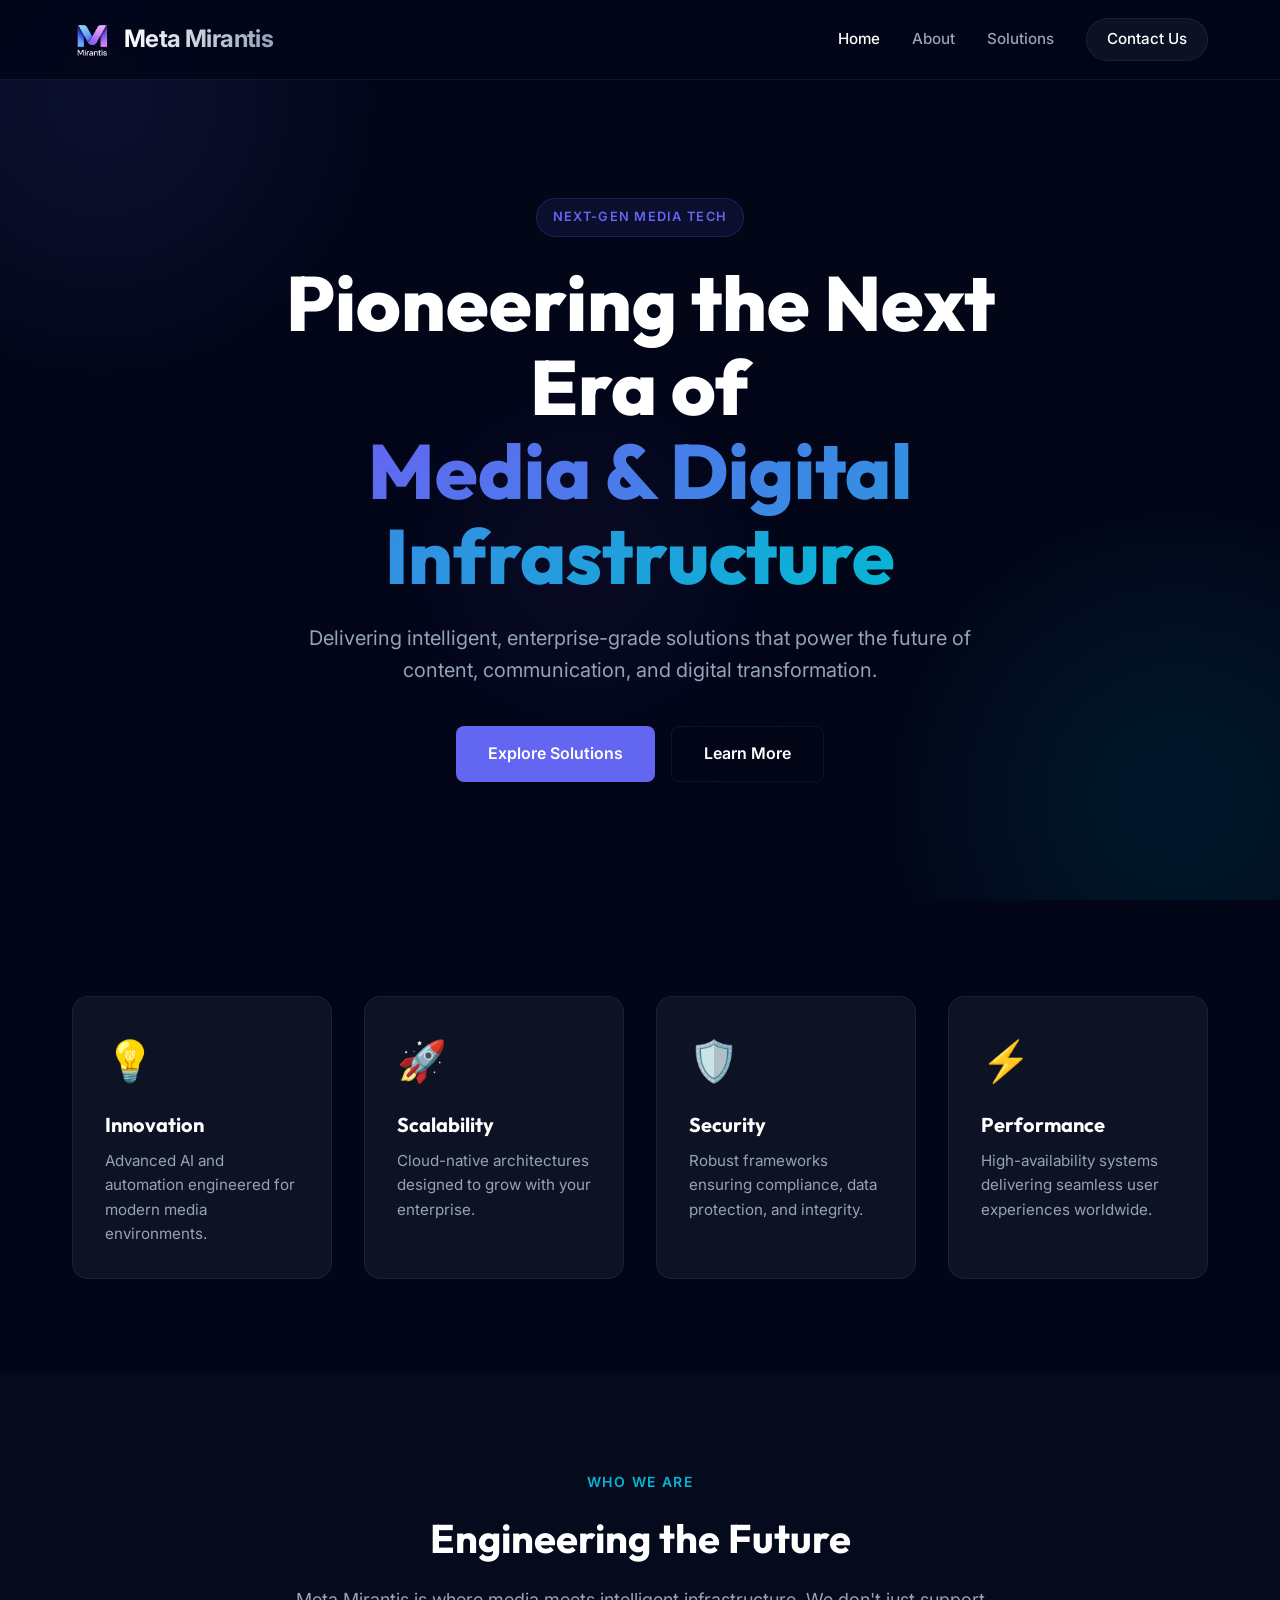
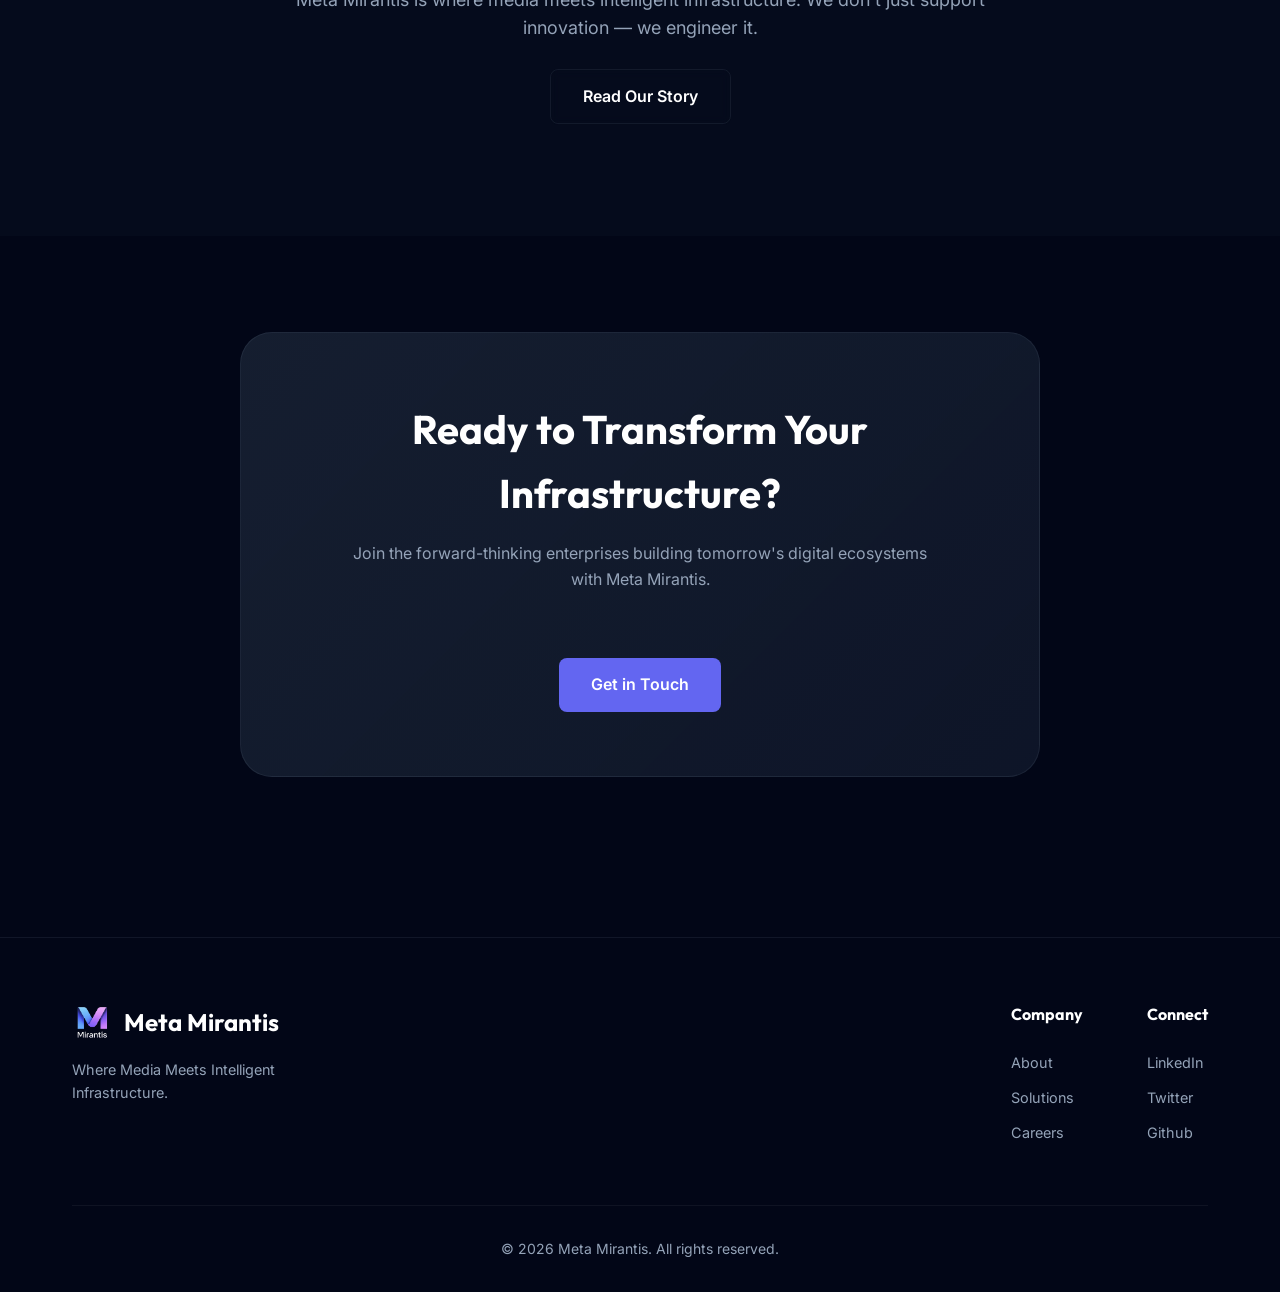
<file: index.html>
<!doctype html>
<html lang="en">

<head>
  <meta charset="UTF-8" />
  <link rel="icon" type="image/png" href="/logo.png" />
  <meta name="viewport" content="width=device-width, initial-scale=1.0" />

  <!-- SEO Meta Tags -->
  <title>Meta Mirantis | Pioneering Media & Digital Infrastructure</title>
  <meta name="description"
    content="Meta Mirantis delivers intelligent, enterprise-grade solutions for media and digital infrastructure. Pioneering AI, Cloud, and Automation technology." />
  <meta name="keywords"
    content="Meta Mirantis, Media Technology, Digital Infrastructure, AI, Cloud-Native, DevOps, Broadcast" />
  <meta name="author" content="Meta Mirantis" />

  <!-- Open Graph / Facebook -->
  <meta property="og:type" content="website" />
  <meta property="og:url" content="https://metamirantis.com/" />
  <meta property="og:title" content="Meta Mirantis | Pioneering Media & Digital Infrastructure" />
  <meta property="og:description"
    content="Meta Mirantis delivers intelligent, enterprise-grade solutions for media and digital infrastructure. Pioneering AI, Cloud, and Automation technology." />
  <meta property="og:image" content="https://metamirantis.com/logo.png" />

  <!-- Twitter -->
  <meta property="twitter:card" content="summary_large_image" />
  <meta property="twitter:url" content="https://metamirantis.com/" />
  <meta property="twitter:title" content="Meta Mirantis | Pioneering Media & Digital Infrastructure" />
  <meta property="twitter:description"
    content="Meta Mirantis delivers intelligent, enterprise-grade solutions for media and digital infrastructure. Pioneering AI, Cloud, and Automation technology." />
  <meta property="twitter:image" content="https://metamirantis.com/logo.png" />

  <!-- Google Analytics (tag ID configured in .env → VITE_GA_TAG_ID) -->
  <link rel="preconnect" href="https://www.googletagmanager.com">
  <link rel="dns-prefetch" href="https://www.google-analytics.com">

  <!-- Fonts -->
  <link rel="preconnect" href="https://fonts.googleapis.com">
  <link rel="preconnect" href="https://fonts.gstatic.com" crossorigin>
  <link
    href="https://fonts.googleapis.com/css2?family=Outfit:wght@300;400;500;600;700&family=Inter:wght@300;400;500;600&display=swap"
    rel="stylesheet">

  <!-- CSS -->
  <script type="module" crossorigin src="/assets/main-BfERk1mU.js"></script>
  <link rel="stylesheet" crossorigin href="/assets/main-CLjKC_lO.css">
</head>

<body>
  <div id="app">
    <div class="background-blobs">
      <div class="blob blob-1"></div>
      <div class="blob blob-2"></div>
      <div class="blob blob-3"></div>
    </div>

    <!-- Navigation -->
    <nav class="navbar">
      <div class="nav-container">
        <div class="logo-container">
          <img src="/logo.png" alt="Meta Mirantis" class="logo-img" />
          <a href="/" class="logo-text">Meta Mirantis</a>
        </div>
        <div class="nav-links">
          <a href="/" class="active">Home</a>
          <a href="/about.html">About</a>
          <a href="/services.html">Solutions</a>
          <a href="/contact.html" class="btn-nav">Contact Us</a>
        </div>
        <button class="mobile-menu-btn" aria-label="Toggle Menu">
          <span></span>
          <span></span>
          <span></span>
        </button>
      </div>
    </nav>

    <main>
      <!-- Hero Section -->
      <section id="home" class="hero-section">
        <div class="hero-content fade-in-up">
          <div class="badge-container">
            <span class="badge">Next-Gen Media Tech</span>
          </div>
          <h1 class="hero-title">Pioneering the Next Era of <br><span>Media & Digital Infrastructure</span></h1>
          <p class="hero-subtitle">Delivering intelligent, enterprise-grade solutions that power the future of content,
            communication, and digital transformation.</p>
          <div class="hero-actions">
            <a href="/services.html" class="btn-primary">Explore Solutions</a>
            <a href="/about.html" class="btn-secondary">Learn More</a>
          </div>
        </div>
      </section>

      <!-- Core Pillars -->
      <section class="pillars-section">
        <div class="container">
          <div class="pillars-grid">
            <div class="pillar-card fade-in">
              <div class="pillar-icon">💡</div>
              <h3>Innovation</h3>
              <p>Advanced AI and automation engineered for modern media environments.</p>
            </div>
            <div class="pillar-card fade-in" style="transition-delay: 100ms;">
              <div class="pillar-icon">🚀</div>
              <h3>Scalability</h3>
              <p>Cloud-native architectures designed to grow with your enterprise.</p>
            </div>
            <div class="pillar-card fade-in" style="transition-delay: 200ms;">
              <div class="pillar-icon">🛡️</div>
              <h3>Security</h3>
              <p>Robust frameworks ensuring compliance, data protection, and integrity.</p>
            </div>
            <div class="pillar-card fade-in" style="transition-delay: 300ms;">
              <div class="pillar-icon">⚡</div>
              <h3>Performance</h3>
              <p>High-availability systems delivering seamless user experiences worldwide.</p>
            </div>
          </div>
        </div>
      </section>

      <!-- Brief About Teaser -->
      <section class="about-section" style="padding-bottom: 3rem;">
        <div class="container">
          <div class="section-header">
            <span class="section-tag">Who We Are</span>
            <h2 class="section-title">Engineering the Future</h2>
            <p class="section-desc">Meta Mirantis is where media meets intelligent infrastructure. We don't just support
              innovation — we engineer it.</p>
            <br>
            <a href="/about.html" class="btn-secondary">Read Our Story</a>
          </div>
        </div>
      </section>

      <!-- CTA Section -->
      <section class="cta-section">
        <div class="container">
          <div class="cta-box fade-in">
            <h2 class="cta-title">Ready to Transform Your Infrastructure?</h2>
            <p class="cta-text">Join the forward-thinking enterprises building tomorrow's digital ecosystems with Meta
              Mirantis.</p>
            <br>
            <a href="/contact.html" class="btn-primary">Get in Touch</a>
          </div>
        </div>
      </section>
    </main>

    <footer class="footer">
      <div class="container">
        <div class="footer-content">
          <div class="footer-brand">
            <div class="logo-container" style="margin-bottom: 1rem;">
              <img src="/logo.png" alt="Meta Mirantis" class="logo-img" />
              <h2 class="footer-logo" style="margin-bottom: 0;">Meta Mirantis</h2>
            </div>
            <p>Where Media Meets Intelligent Infrastructure.</p>
          </div>
          <div class="footer-links">
            <div class="column">
              <h4>Company</h4>
              <a href="/about.html">About</a>
              <a href="/services.html">Solutions</a>
              <a href="/contact.html">Careers</a>
            </div>
            <div class="column">
              <h4>Connect</h4>
              <a href="https://linkedin.com/company/metamirantis" target="_blank" rel="noopener">LinkedIn</a>
              <a href="https://twitter.com/metamirantis" target="_blank" rel="noopener">Twitter</a>
              <a href="https://github.com/metamirantis" target="_blank" rel="noopener">Github</a>
            </div>
          </div>
        </div>
        <div class="footer-bottom">
          <p>&copy; 2026 Meta Mirantis. All rights reserved.</p>
        </div>
      </div>
    </footer>
  </div>
</body>

</html>
</file>
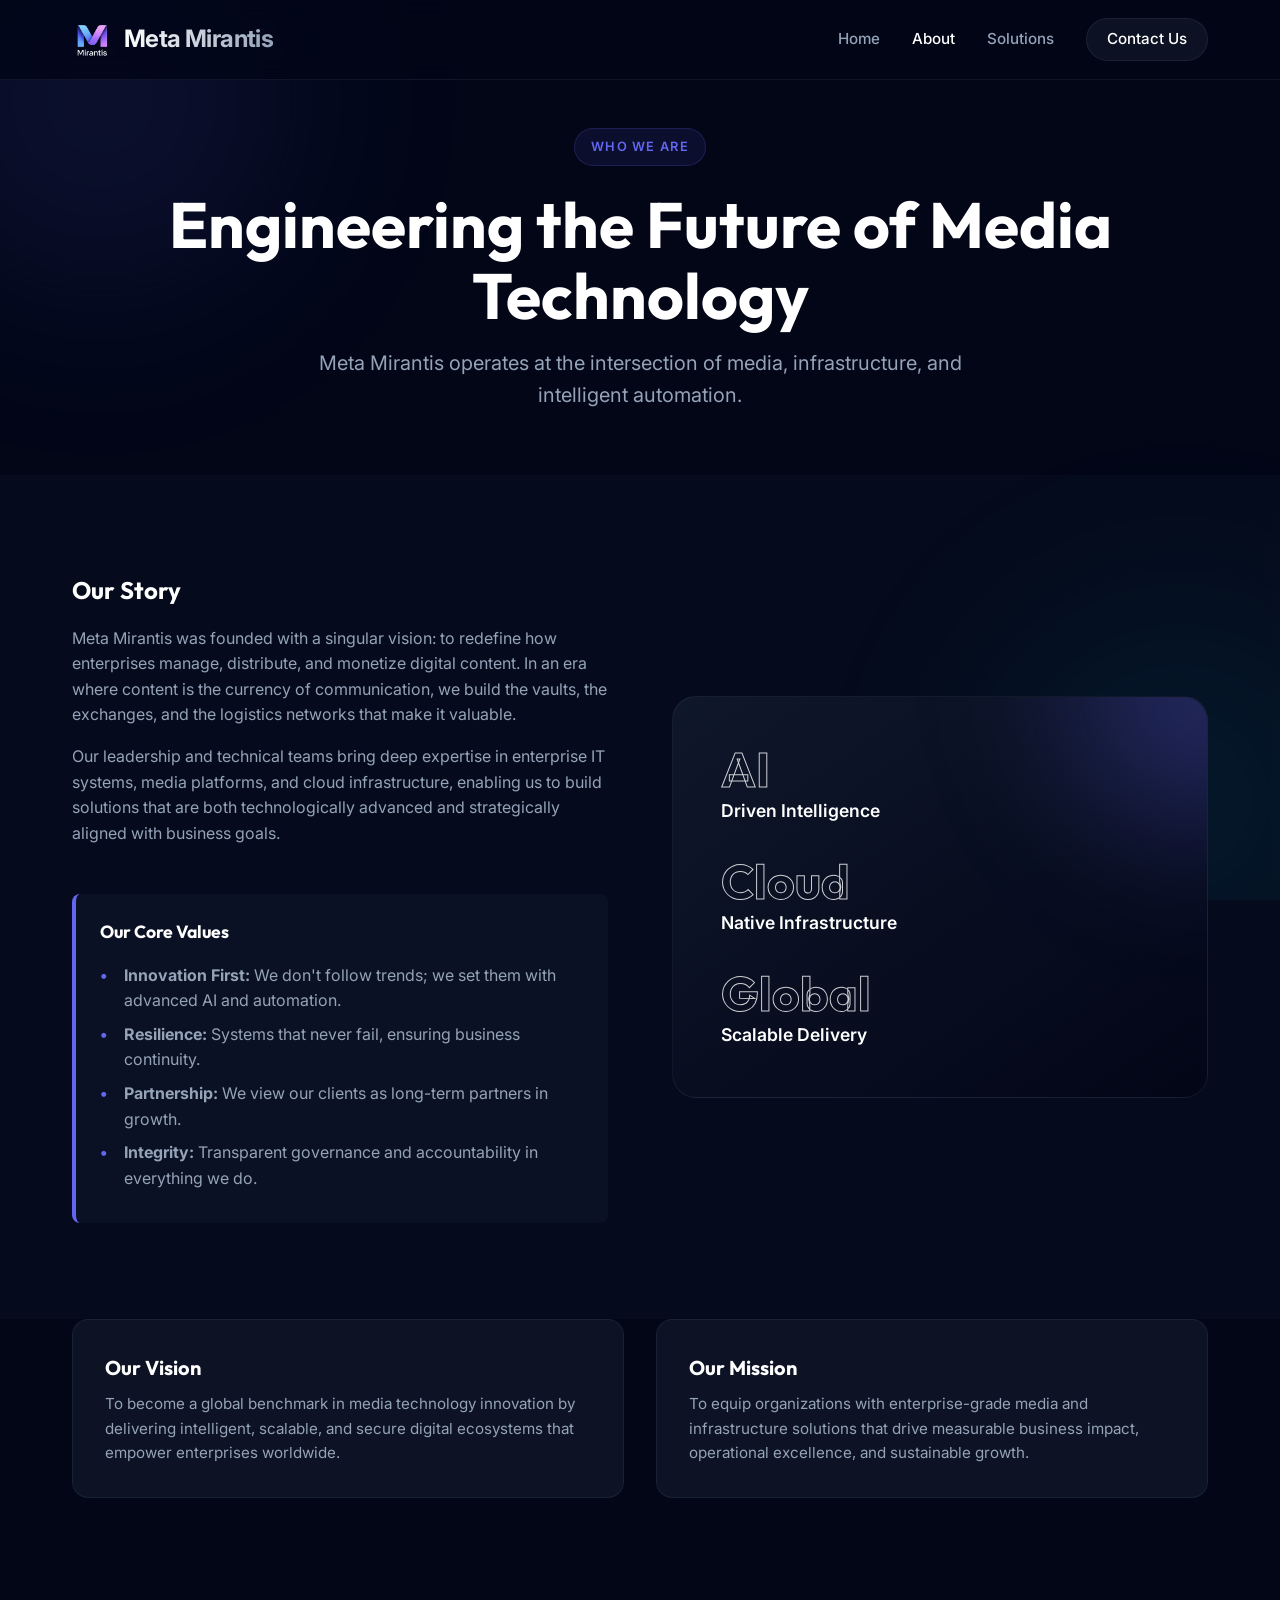
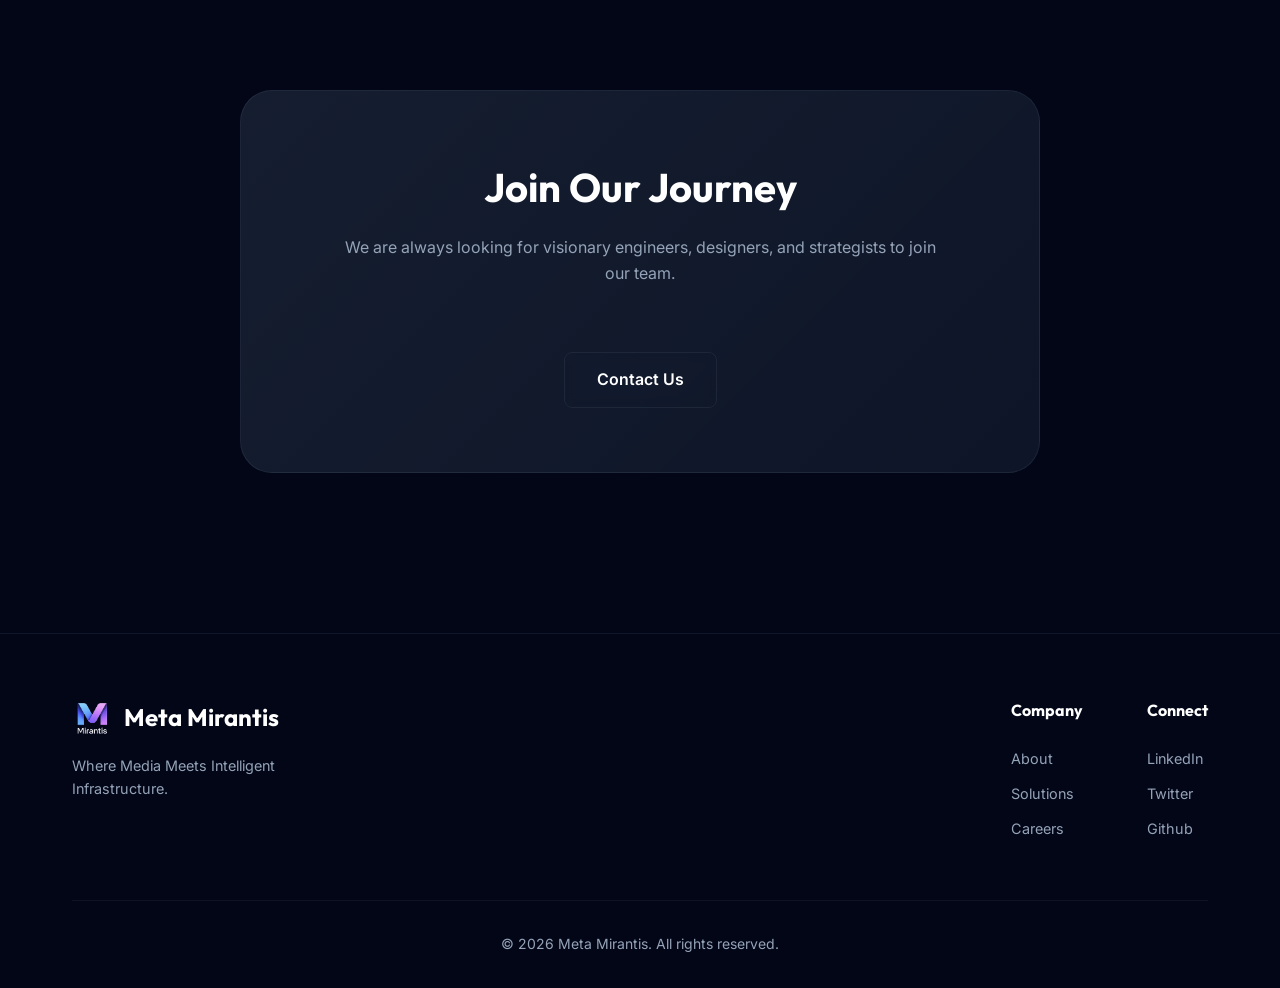
<file: about.html>
<!doctype html>
<html lang="en">

<head>
  <meta charset="UTF-8" />
  <link rel="icon" type="image/png" href="/logo.png" />
  <meta name="viewport" content="width=device-width, initial-scale=1.0" />

  <!-- SEO Meta Tags -->
  <title>About Us | Meta Mirantis</title>
  <meta name="description"
    content="Learn about Meta Mirantis, our vision, mission, and commitment to engineering the future of media technology and digital infrastructure." />

  <!-- Open Graph / Facebook -->
  <meta property="og:type" content="website" />
  <meta property="og:url" content="https://metamirantis.com/about.html" />
  <meta property="og:title" content="About Us | Meta Mirantis" />
  <meta property="og:description"
    content="Learn about Meta Mirantis, our vision, mission, and commitment to engineering the future of media technology and digital infrastructure." />
  <meta property="og:image" content="https://metamirantis.com/logo.png" />

  <!-- Twitter -->
  <meta property="twitter:card" content="summary_large_image" />
  <meta property="twitter:url" content="https://metamirantis.com/about.html" />
  <meta property="twitter:title" content="About Us | Meta Mirantis" />
  <meta property="twitter:description"
    content="Learn about Meta Mirantis, our vision, mission, and commitment to engineering the future of media technology and digital infrastructure." />
  <meta property="twitter:image" content="https://metamirantis.com/logo.png" />

  <!-- Google Analytics (tag ID configured in .env → VITE_GA_TAG_ID) -->
  <link rel="preconnect" href="https://www.googletagmanager.com">
  <link rel="dns-prefetch" href="https://www.google-analytics.com">

  <!-- Fonts -->
  <link rel="preconnect" href="https://fonts.googleapis.com">
  <link rel="preconnect" href="https://fonts.gstatic.com" crossorigin>
  <link
    href="https://fonts.googleapis.com/css2?family=Outfit:wght@300;400;500;600;700&family=Inter:wght@300;400;500;600&display=swap"
    rel="stylesheet">

  <!-- CSS -->
  <script type="module" crossorigin src="/assets/main-BfERk1mU.js"></script>
  <link rel="stylesheet" crossorigin href="/assets/main-CLjKC_lO.css">
</head>

<body>
  <div id="app">
    <div class="background-blobs">
      <div class="blob blob-1"></div>
      <div class="blob blob-2"></div>
    </div>

    <!-- Navigation -->
    <nav class="navbar">
      <div class="nav-container">
        <div class="logo-container">
          <img src="/logo.png" alt="Meta Mirantis" class="logo-img" />
          <a href="/" class="logo-text">Meta Mirantis</a>
        </div>
        <div class="nav-links">
          <a href="/">Home</a>
          <a href="/about.html" class="active">About</a>
          <a href="/services.html">Solutions</a>
          <a href="/contact.html" class="btn-nav">Contact Us</a>
        </div>
        <button class="mobile-menu-btn" aria-label="Toggle Menu">
          <span></span>
          <span></span>
          <span></span>
        </button>
      </div>
    </nav>

    <main>
      <!-- Page Header -->
      <section class="page-header">
        <div class="container fade-in-up">
          <span class="badge">Who We Are</span>
          <h1 class="page-title">Engineering the Future of Media Technology</h1>
          <p class="page-subtitle">Meta Mirantis operates at the intersection of media, infrastructure, and intelligent
            automation.</p>
        </div>
      </section>

      <!-- Detailed About Content -->
      <section class="about-section">
        <div class="container">
          <div class="about-grid">
            <div class="about-content fade-in-left">
              <h3>Our Story</h3>
              <p>Meta Mirantis was founded with a singular vision: to redefine how enterprises manage, distribute, and
                monetize digital content. In an era where content is the currency of communication, we build the vaults,
                the exchanges, and the logistics networks that make it valuable.</p>
              <p>Our leadership and technical teams bring deep expertise in enterprise IT systems, media platforms, and
                cloud infrastructure, enabling us to build solutions that are both technologically advanced and
                strategically aligned with business goals.</p>

              <div class="commitment-box" style="margin-top: 3rem;">
                <h4>Our Core Values</h4>
                <ul>
                  <li><strong>Innovation First:</strong> We don't follow trends; we set them with advanced AI and
                    automation.</li>
                  <li><strong>Resilience:</strong> Systems that never fail, ensuring business continuity.</li>
                  <li><strong>Partnership:</strong> We view our clients as long-term partners in growth.</li>
                  <li><strong>Integrity:</strong> Transparent governance and accountability in everything we do.</li>
                </ul>
              </div>
            </div>

            <div class="about-visual fade-in-right">
              <div class="visual-card">
                <div class="visual-glow"></div>
                <div class="stat-item">
                  <span class="stat-number">AI</span>
                  <span class="stat-label">Driven Intelligence</span>
                </div>
                <div class="stat-item">
                  <span class="stat-number">Cloud</span>
                  <span class="stat-label">Native Infrastructure</span>
                </div>
                <div class="stat-item">
                  <span class="stat-number">Global</span>
                  <span class="stat-label">Scalable Delivery</span>
                </div>
              </div>
            </div>
          </div>
        </div>
      </section>

      <!-- Vision & Mission -->
      <section class="pillars-section" style="padding-top: 0;">
        <div class="container">
          <div class="pillars-grid" style="grid-template-columns: 1fr 1fr;">
            <div class="pillar-card fade-in">
              <h3>Our Vision</h3>
              <p>To become a global benchmark in media technology innovation by delivering intelligent, scalable, and
                secure digital ecosystems that empower enterprises worldwide.</p>
            </div>
            <div class="pillar-card fade-in" style="transition-delay: 100ms;">
              <h3>Our Mission</h3>
              <p>To equip organizations with enterprise-grade media and infrastructure solutions that drive measurable
                business impact, operational excellence, and sustainable growth.</p>
            </div>
          </div>
        </div>
      </section>

      <!-- Team / Culture Teaser -->
      <section class="cta-section">
        <div class="container">
          <div class="cta-box fade-in">
            <h2 class="cta-title">Join Our Journey</h2>
            <p class="cta-text">We are always looking for visionary engineers, designers, and strategists to join our
              team.</p>
            <br>
            <a href="/contact.html" class="btn-secondary">Contact Us</a>
          </div>
        </div>
      </section>

    </main>

    <footer class="footer">
      <div class="container">
        <div class="footer-content">
          <div class="footer-brand">
            <div class="logo-container" style="margin-bottom: 1rem;">
              <img src="/logo.png" alt="Meta Mirantis" class="logo-img" />
              <h2 class="footer-logo" style="margin-bottom: 0;">Meta Mirantis</h2>
            </div>
            <p>Where Media Meets Intelligent Infrastructure.</p>
          </div>
          <div class="footer-links">
            <div class="column">
              <h4>Company</h4>
              <a href="/about.html">About</a>
              <a href="/services.html">Solutions</a>
              <a href="/contact.html">Careers</a>
            </div>
            <div class="column">
              <h4>Connect</h4>
              <a href="https://linkedin.com/company/metamirantis" target="_blank" rel="noopener">LinkedIn</a>
              <a href="https://twitter.com/metamirantis" target="_blank" rel="noopener">Twitter</a>
              <a href="https://github.com/metamirantis" target="_blank" rel="noopener">Github</a>
            </div>
          </div>
        </div>
        <div class="footer-bottom">
          <p>&copy; 2026 Meta Mirantis. All rights reserved.</p>
        </div>
      </div>
    </footer>
  </div>
</body>

</html>
</file>
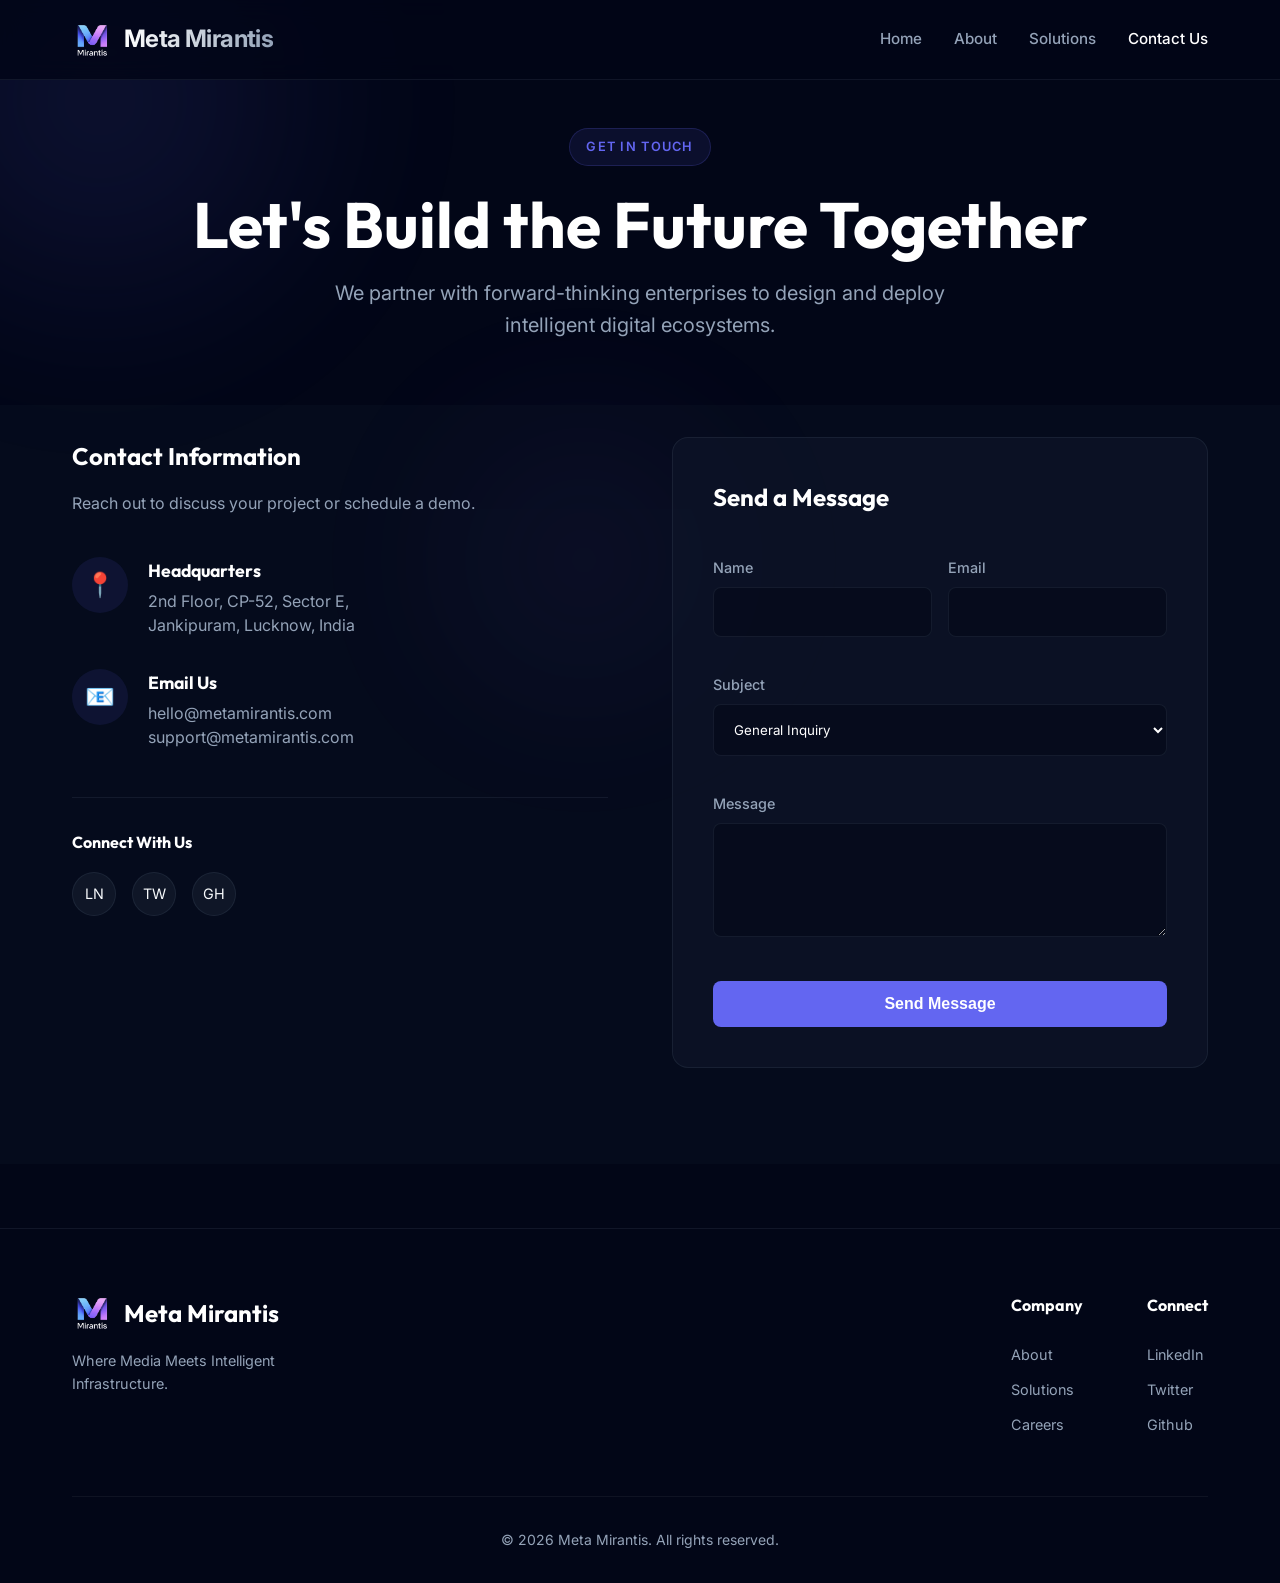
<file: contact.html>
<!doctype html>
<html lang="en">

<head>
  <meta charset="UTF-8" />
  <link rel="icon" type="image/png" href="/logo.png" />
  <meta name="viewport" content="width=device-width, initial-scale=1.0" />

  <!-- SEO Meta Tags -->
  <title>Contact Us | Meta Mirantis</title>
  <meta name="description"
    content="Get in touch with Meta Mirantis to discuss your media and digital infrastructure needs." />

  <!-- Open Graph / Facebook -->
  <meta property="og:type" content="website" />
  <meta property="og:url" content="https://metamirantis.com/contact.html" />
  <meta property="og:title" content="Contact Us | Meta Mirantis" />
  <meta property="og:description"
    content="Get in touch with Meta Mirantis to discuss your media and digital infrastructure needs." />
  <meta property="og:image" content="https://metamirantis.com/logo.png" />

  <!-- Twitter -->
  <meta property="twitter:card" content="summary_large_image" />
  <meta property="twitter:url" content="https://metamirantis.com/contact.html" />
  <meta property="twitter:title" content="Contact Us | Meta Mirantis" />
  <meta property="twitter:description"
    content="Get in touch with Meta Mirantis to discuss your media and digital infrastructure needs." />
  <meta property="twitter:image" content="https://metamirantis.com/logo.png" />

  <!-- Google Analytics (tag ID configured in .env → VITE_GA_TAG_ID) -->
  <link rel="preconnect" href="https://www.googletagmanager.com">
  <link rel="dns-prefetch" href="https://www.google-analytics.com">

  <!-- Fonts -->
  <link rel="preconnect" href="https://fonts.googleapis.com">
  <link rel="preconnect" href="https://fonts.gstatic.com" crossorigin>
  <link
    href="https://fonts.googleapis.com/css2?family=Outfit:wght@300;400;500;600;700&family=Inter:wght@300;400;500;600&display=swap"
    rel="stylesheet">

  <!-- CSS -->
  <script type="module" crossorigin src="/assets/main-BfERk1mU.js"></script>
  <link rel="stylesheet" crossorigin href="/assets/main-CLjKC_lO.css">
</head>

<body>
  <div id="app">
    <div class="background-blobs">
      <div class="blob blob-1"></div>
      <div class="blob blob-3"></div>
    </div>

    <!-- Navigation -->
    <nav class="navbar">
      <div class="nav-container">
        <div class="logo-container">
          <img src="/logo.png" alt="Meta Mirantis" class="logo-img" />
          <a href="/" class="logo-text">Meta Mirantis</a>
        </div>
        <div class="nav-links">
          <a href="/">Home</a>
          <a href="/about.html">About</a>
          <a href="/services.html">Solutions</a>
          <a href="/contact.html" class="active">Contact Us</a>
        </div>
        <button class="mobile-menu-btn" aria-label="Toggle Menu">
          <span></span>
          <span></span>
          <span></span>
        </button>
      </div>
    </nav>

    <main>
      <!-- Page Header -->
      <section class="page-header">
        <div class="container fade-in-up">
          <span class="badge">Get In Touch</span>
          <h1 class="page-title">Let's Build the Future Together</h1>
          <p class="page-subtitle">We partner with forward-thinking enterprises to design and deploy intelligent digital
            ecosystems.</p>
        </div>
      </section>

      <!-- Contact Form & Info -->
      <section class="about-section" style="padding-top: 2rem;">
        <div class="container">
          <div class="contact-grid">

            <!-- Contact Info -->
            <div class="contact-info fade-in-left">
              <h3>Contact Information</h3>
              <p>Reach out to discuss your project or schedule a demo.</p>

              <div class="info-item">
                <span class="icon">📍</span>
                <div>
                  <h4>Headquarters</h4>
                  <p>2nd Floor, CP-52, Sector E,<br>Jankipuram, Lucknow, India</p>
                </div>
              </div>
              <div class="info-item">
                <span class="icon">📧</span>
                <div>
                  <h4>Email Us</h4>
                  <p>hello@metamirantis.com</p>
                  <p>support@metamirantis.com</p>
                </div>
              </div>

              <div class="social-connect">
                <h4>Connect With Us</h4>
                <div class="social-icons">
                  <a href="https://linkedin.com/company/metamirantis" target="_blank" rel="noopener"
                    aria-label="LinkedIn">LN</a>
                  <a href="https://twitter.com/metamirantis" target="_blank" rel="noopener" aria-label="Twitter">TW</a>
                  <a href="https://github.com/metamirantis" target="_blank" rel="noopener" aria-label="Github">GH</a>
                </div>
              </div>
            </div>

            <!-- Contact Form -->
            <div class="contact-form-wrapper fade-in-right">
              <form action="https://api.web3forms.com/submit" method="POST" class="contact-form" id="contact-form">
                <input type="hidden" name="access_key" value="531edaf1-eaab-49fc-ae40-45c1f625a39e">
                <input type="hidden" name="redirect" value="https://metamirantis.com/contact.html?success=true">
                <input type="hidden" name="subject" value="New Submission from Meta Mirantis Contact Form">

                <h3>Send a Message</h3>
                <div class="input-row">
                  <div class="form-group">
                    <label for="name">Name</label>
                    <input type="text" id="name" name="name" required class="glass-input">
                  </div>
                  <div class="form-group">
                    <label for="email">Email</label>
                    <input type="email" id="email" name="email" required class="glass-input">
                  </div>
                </div>
                <div class="form-group">
                  <label for="subject_selection">Subject</label>
                  <select id="subject_selection" name="inquiry_type" class="glass-input">
                    <option value="General Inquiry">General Inquiry</option>
                    <option value="Project Consultation">Project Consultation</option>
                    <option value="Partnership">Partnership</option>
                    <option value="Careers">Careers</option>
                  </select>
                </div>
                <div class="form-group">
                  <label for="message">Message</label>
                  <textarea id="message" name="message" required class="glass-input" rows="5"></textarea>
                </div>

                <!-- Web3Forms Honeypot -->
                <input type="checkbox" name="botcheck" class="hidden" style="display: none;">

                <button type="submit" class="btn-primary" style="width: 100%;">Send Message</button>
              </form>
            </div>

          </div>
        </div>
      </section>

    </main>

    <footer class="footer">
      <div class="container">
        <div class="footer-content">
          <div class="footer-brand">
            <div class="logo-container" style="margin-bottom: 1rem;">
              <img src="/logo.png" alt="Meta Mirantis" class="logo-img" />
              <h2 class="footer-logo" style="margin-bottom: 0;">Meta Mirantis</h2>
            </div>
            <p>Where Media Meets Intelligent Infrastructure.</p>
          </div>
          <div class="footer-links">
            <div class="column">
              <h4>Company</h4>
              <a href="/about.html">About</a>
              <a href="/services.html">Solutions</a>
              <a href="/contact.html">Careers</a>
            </div>
            <div class="column">
              <h4>Connect</h4>
              <a href="https://linkedin.com/company/metamirantis" target="_blank" rel="noopener">LinkedIn</a>
              <a href="https://twitter.com/metamirantis" target="_blank" rel="noopener">Twitter</a>
              <a href="https://github.com/metamirantis" target="_blank" rel="noopener">Github</a>
            </div>
          </div>
        </div>
        <div class="footer-bottom">
          <p>&copy; 2026 Meta Mirantis. All rights reserved.</p>
        </div>
      </div>
    </footer>
  </div>
</body>

</html>
</file>
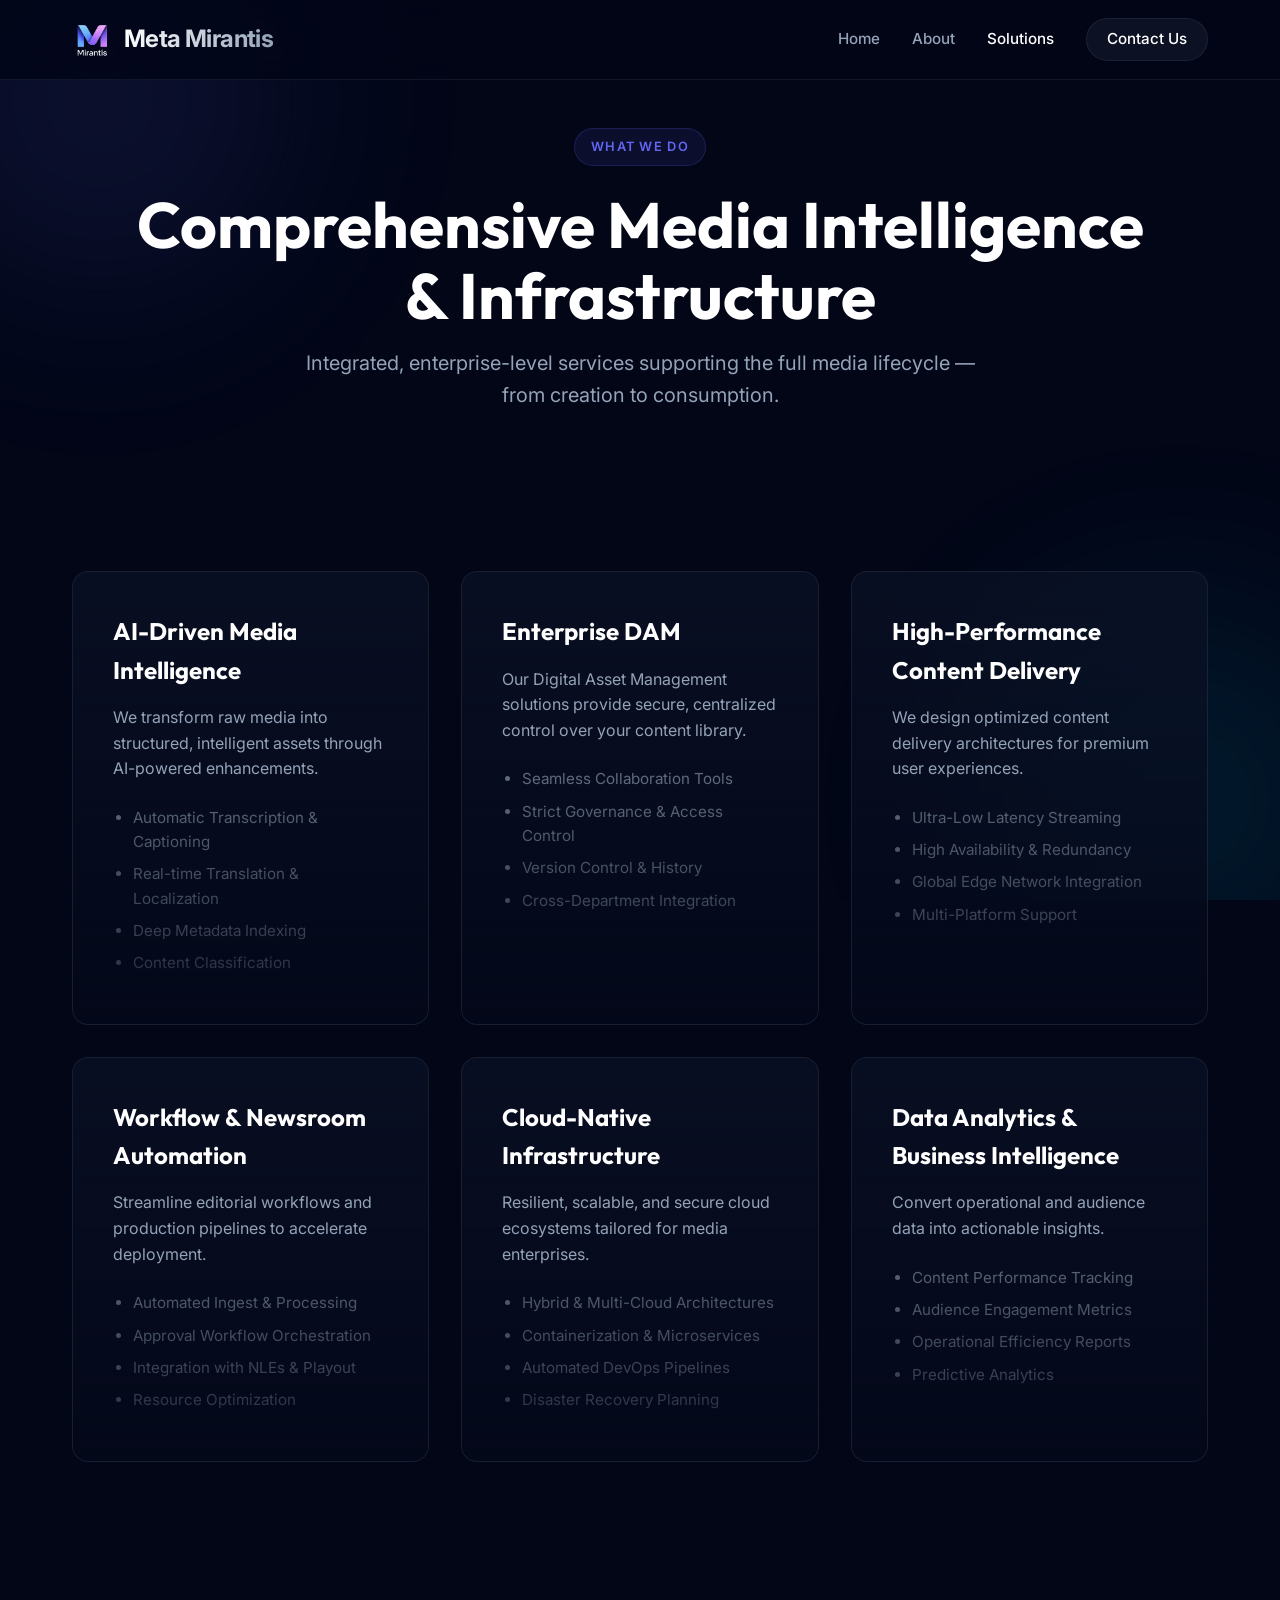
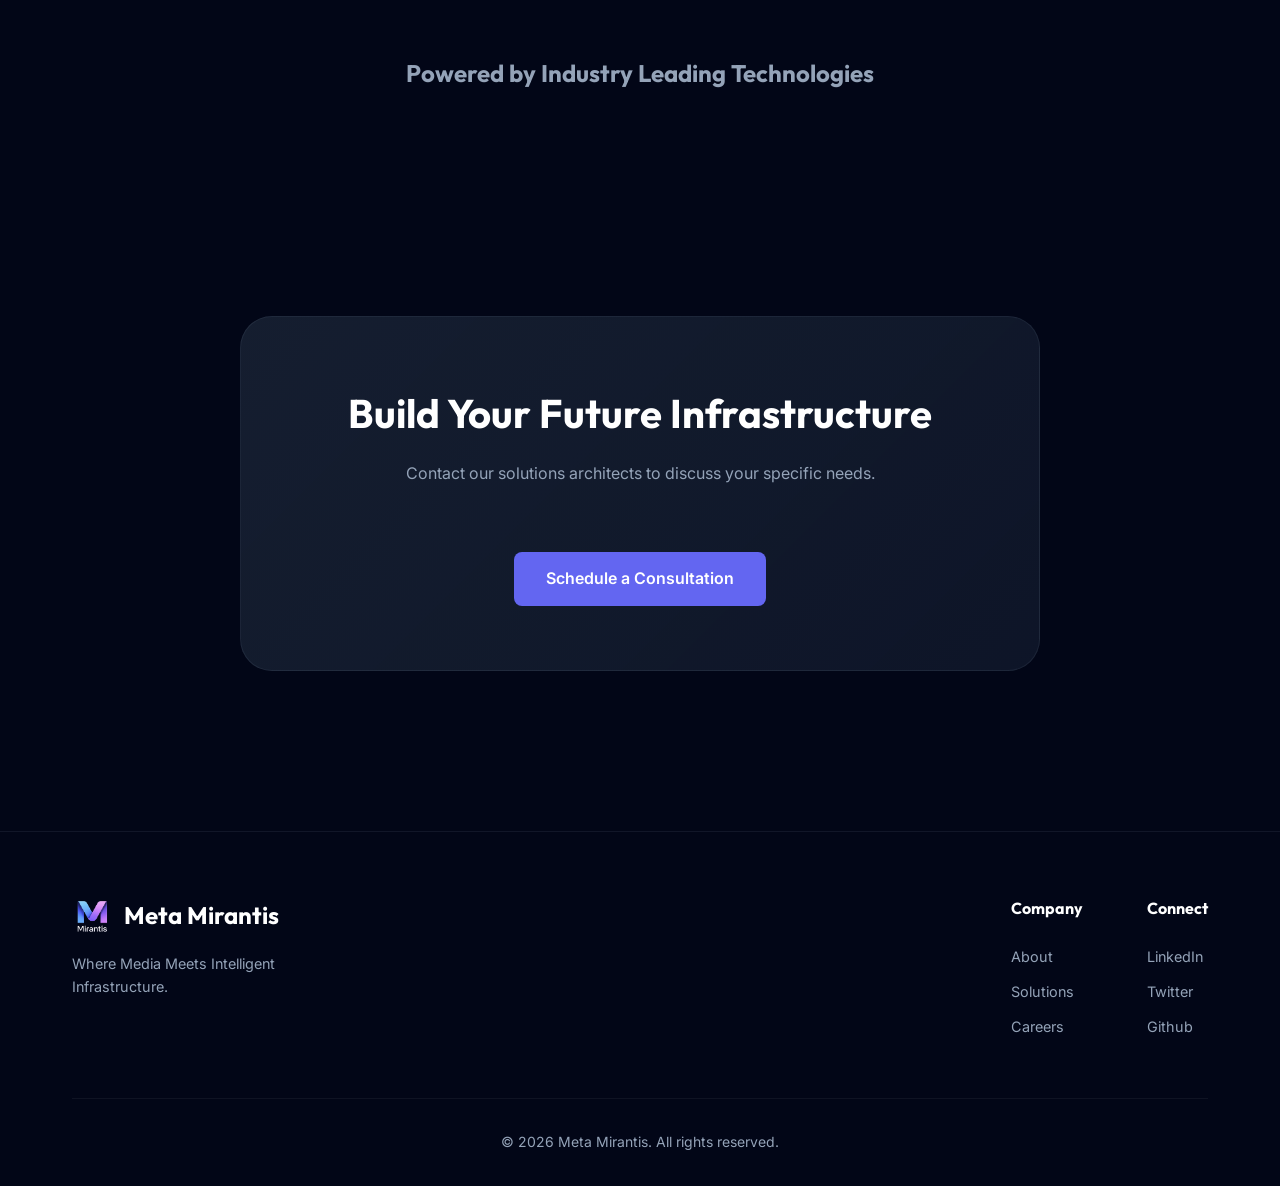
<file: services.html>
<!doctype html>
<html lang="en">

<head>
  <meta charset="UTF-8" />
  <link rel="icon" type="image/png" href="/logo.png" />
  <meta name="viewport" content="width=device-width, initial-scale=1.0" />

  <!-- SEO Meta Tags -->
  <title>Solutions | Meta Mirantis</title>
  <meta name="description"
    content="Meta Mirantis provides AI-driven media intelligence, DAM, content delivery, and automation solutions for the modern media enterprise." />

  <!-- Open Graph / Facebook -->
  <meta property="og:type" content="website" />
  <meta property="og:url" content="https://metamirantis.com/services.html" />
  <meta property="og:title" content="Solutions | Meta Mirantis" />
  <meta property="og:description"
    content="Meta Mirantis provides AI-driven media intelligence, DAM, content delivery, and automation solutions for the modern media enterprise." />
  <meta property="og:image" content="https://metamirantis.com/logo.png" />

  <!-- Twitter -->
  <meta property="twitter:card" content="summary_large_image" />
  <meta property="twitter:url" content="https://metamirantis.com/services.html" />
  <meta property="twitter:title" content="Solutions | Meta Mirantis" />
  <meta property="twitter:description"
    content="Meta Mirantis provides AI-driven media intelligence, DAM, content delivery, and automation solutions for the modern media enterprise." />
  <meta property="twitter:image" content="https://metamirantis.com/logo.png" />

  <!-- Google Analytics (tag ID configured in .env → VITE_GA_TAG_ID) -->
  <link rel="preconnect" href="https://www.googletagmanager.com">
  <link rel="dns-prefetch" href="https://www.google-analytics.com">

  <!-- Fonts -->
  <link rel="preconnect" href="https://fonts.googleapis.com">
  <link rel="preconnect" href="https://fonts.gstatic.com" crossorigin>
  <link
    href="https://fonts.googleapis.com/css2?family=Outfit:wght@300;400;500;600;700&family=Inter:wght@300;400;500;600&display=swap"
    rel="stylesheet">

  <!-- CSS -->
  <script type="module" crossorigin src="/assets/main-BfERk1mU.js"></script>
  <link rel="stylesheet" crossorigin href="/assets/main-CLjKC_lO.css">
</head>

<body>
  <div id="app">
    <div class="background-blobs">
      <div class="blob blob-1"></div>
      <div class="blob blob-2"></div>
    </div>

    <!-- Navigation -->
    <nav class="navbar">
      <div class="nav-container">
        <div class="logo-container">
          <img src="/logo.png" alt="Meta Mirantis" class="logo-img" />
          <a href="/" class="logo-text">Meta Mirantis</a>
        </div>
        <div class="nav-links">
          <a href="/">Home</a>
          <a href="/about.html">About</a>
          <a href="/services.html" class="active">Solutions</a>
          <a href="/contact.html" class="btn-nav">Contact Us</a>
        </div>
        <button class="mobile-menu-btn" aria-label="Toggle Menu">
          <span></span>
          <span></span>
          <span></span>
        </button>
      </div>
    </nav>

    <main>
      <!-- Page Header -->
      <section class="page-header">
        <div class="container fade-in-up">
          <span class="badge">What We Do</span>
          <h1 class="page-title">Comprehensive Media Intelligence<br>& Infrastructure</h1>
          <p class="page-subtitle">Integrated, enterprise-level services supporting the full media lifecycle — from
            creation to consumption.</p>
        </div>
      </section>

      <!-- Solutions Grid -->
      <section class="services-section">
        <div class="container">
          <div class="services-grid" style="grid-template-columns: repeat(auto-fit, minmax(350px, 1fr));">

            <div class="service-card fade-in-up">
              <div class="card-gradient"></div>
              <h3>AI-Driven Media Intelligence</h3>
              <p>We transform raw media into structured, intelligent assets through AI-powered enhancements.</p>
              <ul>
                <li>Automatic Transcription & Captioning</li>
                <li>Real-time Translation & Localization</li>
                <li>Deep Metadata Indexing</li>
                <li>Content Classification</li>
              </ul>
            </div>

            <div class="service-card fade-in-up" style="transition-delay: 100ms;">
              <div class="card-gradient"></div>
              <h3>Enterprise DAM</h3>
              <p>Our Digital Asset Management solutions provide secure, centralized control over your content library.
              </p>
              <ul>
                <li>Seamless Collaboration Tools</li>
                <li>Strict Governance & Access Control</li>
                <li>Version Control & History</li>
                <li>Cross-Department Integration</li>
              </ul>
            </div>

            <div class="service-card fade-in-up" style="transition-delay: 200ms;">
              <div class="card-gradient"></div>
              <h3>High-Performance Content Delivery</h3>
              <p>We design optimized content delivery architectures for premium user experiences.</p>
              <ul>
                <li>Ultra-Low Latency Streaming</li>
                <li>High Availability & Redundancy</li>
                <li>Global Edge Network Integration</li>
                <li>Multi-Platform Support</li>
              </ul>
            </div>

            <div class="service-card fade-in-up" style="transition-delay: 300ms;">
              <div class="card-gradient"></div>
              <h3>Workflow & Newsroom Automation</h3>
              <p>Streamline editorial workflows and production pipelines to accelerate deployment.</p>
              <ul>
                <li>Automated Ingest & Processing</li>
                <li>Approval Workflow Orchestration</li>
                <li>Integration with NLEs & Playout</li>
                <li>Resource Optimization</li>
              </ul>
            </div>

            <div class="service-card fade-in-up" style="transition-delay: 400ms;">
              <div class="card-gradient"></div>
              <h3>Cloud-Native Infrastructure</h3>
              <p>Resilient, scalable, and secure cloud ecosystems tailored for media enterprises.</p>
              <ul>
                <li>Hybrid & Multi-Cloud Architectures</li>
                <li>Containerization & Microservices</li>
                <li>Automated DevOps Pipelines</li>
                <li>Disaster Recovery Planning</li>
              </ul>
            </div>

            <div class="service-card fade-in-up" style="transition-delay: 500ms;">
              <div class="card-gradient"></div>
              <h3>Data Analytics & Business Intelligence</h3>
              <p>Convert operational and audience data into actionable insights.</p>
              <ul>
                <li>Content Performance Tracking</li>
                <li>Audience Engagement Metrics</li>
                <li>Operational Efficiency Reports</li>
                <li>Predictive Analytics</li>
              </ul>
            </div>

          </div>
        </div>
      </section>

      <!-- Technology Stack Logos (Placeholder) -->
      <section class="about-section" style="background: transparent;">
        <div class="container fade-in">
          <div class="section-header" style="margin-bottom: 2rem;">
            <h3 style="font-size: 1.5rem; color: var(--text-secondary);">Powered by Industry Leading Technologies</h3>
            <!-- In a real scenario, logos would go here -->
          </div>
        </div>
      </section>

      <!-- CTA Section -->
      <section class="cta-section">
        <div class="container">
          <div class="cta-box fade-in">
            <h2 class="cta-title">Build Your Future Infrastructure</h2>
            <p class="cta-text">Contact our solutions architects to discuss your specific needs.</p>
            <br>
            <a href="/contact.html" class="btn-primary">Schedule a Consultation</a>
          </div>
        </div>
      </section>
    </main>

    <footer class="footer">
      <div class="container">
        <div class="footer-content">
          <div class="footer-brand">
            <div class="logo-container" style="margin-bottom: 1rem;">
              <img src="/logo.png" alt="Meta Mirantis" class="logo-img" />
              <h2 class="footer-logo" style="margin-bottom: 0;">Meta Mirantis</h2>
            </div>
            <p>Where Media Meets Intelligent Infrastructure.</p>
          </div>
          <div class="footer-links">
            <div class="column">
              <h4>Company</h4>
              <a href="/about.html">About</a>
              <a href="/services.html">Solutions</a>
              <a href="/contact.html">Careers</a>
            </div>
            <div class="column">
              <h4>Connect</h4>
              <a href="https://linkedin.com/company/metamirantis" target="_blank" rel="noopener">LinkedIn</a>
              <a href="https://twitter.com/metamirantis" target="_blank" rel="noopener">Twitter</a>
              <a href="https://github.com/metamirantis" target="_blank" rel="noopener">Github</a>
            </div>
          </div>
        </div>
        <div class="footer-bottom">
          <p>&copy; 2026 Meta Mirantis. All rights reserved.</p>
        </div>
      </div>
    </footer>
  </div>
</body>

</html>
</file>
<file: assets/main-CLjKC_lO.css>
:root{--font-heading: "Outfit", sans-serif;--font-body: "Inter", sans-serif;--bg-color: #020617;--bg-accent: #0f172a;--text-primary: #f8fafc;--text-secondary: #94a3b8;--primary: #6366f1;--primary-hover: #4f46e5;--accent: #06b6d4;--glass-bg: rgba(30, 41, 59, .4);--glass-border: rgba(148, 163, 184, .1);--card-bg: rgba(15, 23, 42, .6);--transition: all .3s cubic-bezier(.4, 0, .2, 1);--nav-height: 80px}*{margin:0;padding:0;box-sizing:border-box;scroll-behavior:smooth}body{font-family:var(--font-body);background-color:var(--bg-color);color:var(--text-primary);line-height:1.6;overflow-x:hidden;min-height:100vh}.background-blobs{position:fixed;top:0;left:0;width:100%;height:100%;z-index:-1;overflow:hidden;pointer-events:none}.blob{position:absolute;width:600px;height:600px;background:radial-gradient(circle,var(--primary) 0%,transparent 70%);filter:blur(80px);opacity:.15;border-radius:50%;animation:float 20s infinite alternate}.blob-1{top:-200px;left:-200px}.blob-2{bottom:-200px;right:-200px;background:radial-gradient(circle,var(--accent) 0%,transparent 70%);animation-duration:25s}.blob-3{top:40%;left:30%;width:400px;height:400px;background:radial-gradient(circle,#8b5cf6 0%,transparent 70%);animation-duration:30s;opacity:.1}@keyframes float{0%{transform:translate(0) scale(1)}to{transform:translate(50px,50px) scale(1.1)}}.container{max-width:1200px;margin:0 auto;padding:0 2rem;width:100%}h1,h2,h3,h4{font-family:var(--font-heading);color:#fff}.btn-primary{display:inline-flex;align-items:center;justify-content:center;background:var(--primary);color:#fff;border:none;padding:.875rem 2rem;border-radius:.5rem;font-weight:600;cursor:pointer;transition:var(--transition);text-decoration:none;font-size:1rem}.btn-primary:hover{background:var(--primary-hover);transform:translateY(-2px);box-shadow:0 10px 20px -10px #6366f180}.btn-secondary{display:inline-flex;align-items:center;justify-content:center;background:transparent;color:#fff;border:1px solid var(--glass-border);padding:.875rem 2rem;border-radius:.5rem;font-weight:600;cursor:pointer;transition:var(--transition);text-decoration:none;font-size:1rem;-webkit-backdrop-filter:blur(5px);backdrop-filter:blur(5px)}.btn-secondary:hover{background:var(--glass-bg);border-color:var(--text-secondary)}.navbar{position:fixed;top:0;left:0;width:100%;height:var(--nav-height);z-index:1000;background:#020617cc;-webkit-backdrop-filter:blur(12px);backdrop-filter:blur(12px);border-bottom:1px solid var(--glass-border);transition:var(--transition)}.nav-container{max-width:1200px;margin:0 auto;padding:0 2rem;height:100%;display:flex;justify-content:space-between;align-items:center}.logo-container{display:flex;align-items:center;gap:.75rem;text-decoration:none}.logo-img{width:40px;height:40px;object-fit:contain}.logo-text{font-size:1.5rem;font-weight:700;letter-spacing:-.025em;background:linear-gradient(to right,#fff,#94a3b8);-webkit-background-clip:text;background-clip:text;-webkit-text-fill-color:transparent;margin:0}.nav-links{display:flex;gap:2rem;align-items:center}.nav-links a{color:var(--text-secondary);text-decoration:none;font-weight:500;font-size:.95rem;transition:var(--transition)}.nav-links a:hover,.nav-links a.active{color:#fff}.btn-nav{padding:.5rem 1.25rem;background:var(--glass-bg);border:1px solid var(--glass-border);border-radius:99px;color:#fff!important}.btn-nav:hover{background:var(--primary);border-color:var(--primary)}.mobile-menu-btn{display:none}.hero-section{min-height:100vh;display:flex;align-items:center;justify-content:center;padding-top:var(--nav-height);position:relative;text-align:center}.hero-content{max-width:900px;padding:2rem;z-index:1}.badge{display:inline-block;padding:.5rem 1rem;background:#6366f11a;border:1px solid rgba(99,102,241,.2);border-radius:9999px;font-size:.8rem;font-weight:600;color:var(--primary);text-transform:uppercase;letter-spacing:.1em;margin-bottom:1.5rem}.hero-title{font-size:clamp(3rem,6vw,5rem);line-height:1.1;font-weight:800;margin-bottom:1.5rem}.hero-title span{background:linear-gradient(135deg,var(--primary),var(--accent));-webkit-background-clip:text;background-clip:text;-webkit-text-fill-color:transparent}.hero-subtitle{font-size:1.25rem;color:var(--text-secondary);max-width:700px;margin:0 auto 2.5rem}.hero-actions{display:flex;gap:1rem;justify-content:center}.pillars-section{padding:6rem 0;position:relative}.pillars-grid{display:grid;grid-template-columns:repeat(auto-fit,minmax(250px,1fr));gap:2rem}.pillar-card{background:var(--glass-bg);border:1px solid var(--glass-border);padding:2rem;border-radius:1rem;-webkit-backdrop-filter:blur(10px);backdrop-filter:blur(10px);transition:var(--transition)}.pillar-card:hover{transform:translateY(-5px);border-color:var(--primary)}.pillar-icon{font-size:2.5rem;margin-bottom:1rem}.pillar-card h3{font-size:1.25rem;margin-bottom:.5rem;color:#fff}.pillar-card p{font-size:.95rem;color:var(--text-secondary)}.about-section{padding:6rem 0;background:#0f172a4d}.section-header{text-align:center;margin-bottom:4rem;max-width:700px;margin-left:auto;margin-right:auto}.section-tag{color:var(--accent);font-weight:600;font-size:.875rem;text-transform:uppercase;letter-spacing:.1em;display:block;margin-bottom:.75rem}.section-title{font-size:2.5rem;margin-bottom:1rem}.section-desc{font-size:1.125rem;color:var(--text-secondary)}.about-grid{display:grid;grid-template-columns:1fr 1fr;gap:4rem;align-items:center}.about-content h3{font-size:1.5rem;margin:2rem 0 1rem;color:#fff}.about-content h3:first-child{margin-top:0}.about-content p{color:var(--text-secondary);margin-bottom:1rem}.commitment-box{background:var(--card-bg);border-left:4px solid var(--primary);padding:1.5rem;border-radius:.5rem;margin-top:2rem}.commitment-box h4{margin-bottom:1rem;font-size:1.1rem}.commitment-box ul{list-style:none}.commitment-box li{margin-bottom:.5rem;color:var(--text-secondary);position:relative;padding-left:1.5rem}.commitment-box li:before{content:"•";color:var(--primary);font-weight:700;position:absolute;left:0;top:0}.visual-card{position:relative;background:linear-gradient(145deg,var(--bg-accent),#020617);border:1px solid var(--glass-border);border-radius:1.5rem;padding:3rem;display:flex;flex-direction:column;gap:2rem;overflow:hidden}.visual-glow{position:absolute;top:-50%;right:-50%;width:100%;height:100%;background:radial-gradient(circle,rgba(99,102,241,.4) 0%,transparent 60%);filter:blur(60px)}.stat-item{position:relative;z-index:1;display:flex;flex-direction:column;gap:.25rem}.stat-number{font-family:var(--font-heading);font-size:3rem;font-weight:700;color:transparent;-webkit-text-stroke:1px rgba(255,255,255,.8);line-height:1}.stat-label{font-size:1.1rem;font-weight:600;color:#fff}.services-section{padding:6rem 0}.services-grid{display:grid;grid-template-columns:repeat(auto-fit,minmax(320px,1fr));gap:2rem}.service-card{position:relative;background:var(--card-bg);border:1px solid var(--glass-border);padding:2.5rem;border-radius:1rem;overflow:hidden;transition:var(--transition)}.card-gradient{position:absolute;top:0;left:0;width:100%;height:100%;background:linear-gradient(to bottom,transparent,rgba(2,6,23,.8));z-index:0}.service-card h3{position:relative;z-index:1;font-size:1.5rem;margin-bottom:1rem}.service-card p{position:relative;z-index:1;color:var(--text-secondary)}.service-card:hover{border-color:var(--primary);transform:translateY(-8px);background:#1e293b99}.cta-section{padding:6rem 0}.cta-box{background:linear-gradient(135deg,#1e293bb3,#0f172ae6);border:1px solid var(--glass-border);border-radius:2rem;padding:4rem 2rem;text-align:center;max-width:800px;margin:0 auto;position:relative;overflow:hidden}.cta-title{font-size:2.5rem;margin-bottom:1rem}.cta-text{color:var(--text-secondary);margin-bottom:2.5rem;max-width:600px;margin-left:auto;margin-right:auto}.contact-form{max-width:500px;margin:0 auto;display:flex;flex-direction:column;gap:1rem}.input-row{display:grid;grid-template-columns:1fr 1fr;gap:1rem}.glass-input{width:100%;background:#02061780;border:1px solid var(--glass-border);padding:1rem;border-radius:.5rem;color:#fff;font-family:var(--font-body);transition:var(--transition)}.glass-input:focus{outline:none;border-color:var(--primary);background:#020617cc}.footer{background:#020617;border-top:1px solid var(--glass-border);padding:4rem 0 2rem;margin-top:4rem}.footer-content{display:flex;justify-content:space-between;flex-wrap:wrap;gap:3rem;margin-bottom:3rem}.footer-brand{max-width:300px}.footer-logo{font-size:1.5rem;margin-bottom:1rem}.footer-brand p{color:var(--text-secondary);font-size:.9rem}.footer-links{display:flex;gap:4rem}.footer-links h4{margin-bottom:1.5rem;color:#fff}.footer-links a{display:block;color:var(--text-secondary);text-decoration:none;margin-bottom:.75rem;transition:var(--transition);font-size:.9rem}.footer-links a:hover{color:var(--primary)}.footer-bottom{text-align:center;padding-top:2rem;border-top:1px solid rgba(255,255,255,.05);color:var(--text-secondary);font-size:.875rem}.fade-in{opacity:0;transform:translateY(20px);transition:all .6s ease-out}.fade-in-up{opacity:0;transform:translateY(40px);transition:all .8s ease-out}.fade-in-left{opacity:0;transform:translate(-40px);transition:all .8s ease-out}.fade-in-right{opacity:0;transform:translate(40px);transition:all .8s ease-out}.visible{opacity:1;transform:translate(0)}@media(max-width:900px){.hero-title{font-size:3rem}.about-grid,.input-row{grid-template-columns:1fr}}@media(max-width:768px){.nav-links{display:none;flex-direction:column;position:absolute;top:80px;left:0;width:100%;background:#020617f2;padding:2rem;border-bottom:1px solid rgba(255,255,255,.1);-webkit-backdrop-filter:blur(10px);backdrop-filter:blur(10px);z-index:100}.nav-links.active{display:flex}.mobile-menu-btn{display:flex;flex-direction:column;gap:6px;background:none;border:none;cursor:pointer}.mobile-menu-btn span{width:24px;height:2px;background:#fff}.hero-title{font-size:2.5rem}.footer-content{flex-direction:column}.footer-links{flex-wrap:wrap;gap:2rem}}.page-header{text-align:center;padding:8rem 0 4rem;position:relative}.page-title{font-size:clamp(2.5rem,5vw,4rem);margin-bottom:1rem;line-height:1.1;font-weight:700}.page-subtitle{font-size:1.25rem;color:var(--text-secondary);max-width:700px;margin:0 auto}.service-card ul{margin-top:1.5rem;padding-left:1.25rem;color:var(--text-secondary)}.service-card li{margin-bottom:.5rem;font-size:.95rem}.contact-grid{display:grid;grid-template-columns:1fr 1fr;gap:4rem}.contact-info h3{margin-bottom:1rem;font-size:1.5rem}.contact-info>p{color:var(--text-secondary);margin-bottom:2.5rem}.info-item{display:flex;gap:1.25rem;margin-bottom:2rem}.info-item .icon{font-size:1.5rem;background:#6366f11a;width:56px;height:56px;display:flex;align-items:center;justify-content:center;border-radius:50%;color:var(--primary);flex-shrink:0}.info-item h4{margin-bottom:.25rem;color:#fff;font-size:1.1rem}.info-item p{color:var(--text-secondary);line-height:1.5}.contact-form-wrapper{background:var(--card-bg);border:1px solid var(--glass-border);padding:2.5rem;border-radius:1rem}.contact-form-wrapper h3{margin-bottom:1.5rem;color:#fff;font-size:1.5rem}.form-group{margin-bottom:1.25rem}.form-group label{display:block;margin-bottom:.5rem;color:var(--text-secondary);font-size:.9rem;font-weight:500}.social-connect{margin-top:3rem;padding-top:2rem;border-top:1px solid var(--glass-border)}.social-icons{display:flex;gap:1rem;margin-top:1rem}.social-icons a{width:44px;height:44px;border:1px solid var(--glass-border);display:flex;align-items:center;justify-content:center;border-radius:50%;text-decoration:none;color:var(--text-primary);font-size:.9rem;transition:var(--transition);background:var(--glass-bg)}.social-icons a:hover{background:var(--primary);border-color:var(--primary);transform:translateY(-3px);color:#fff}@media(max-width:900px){.contact-grid{grid-template-columns:1fr}}
</file>
